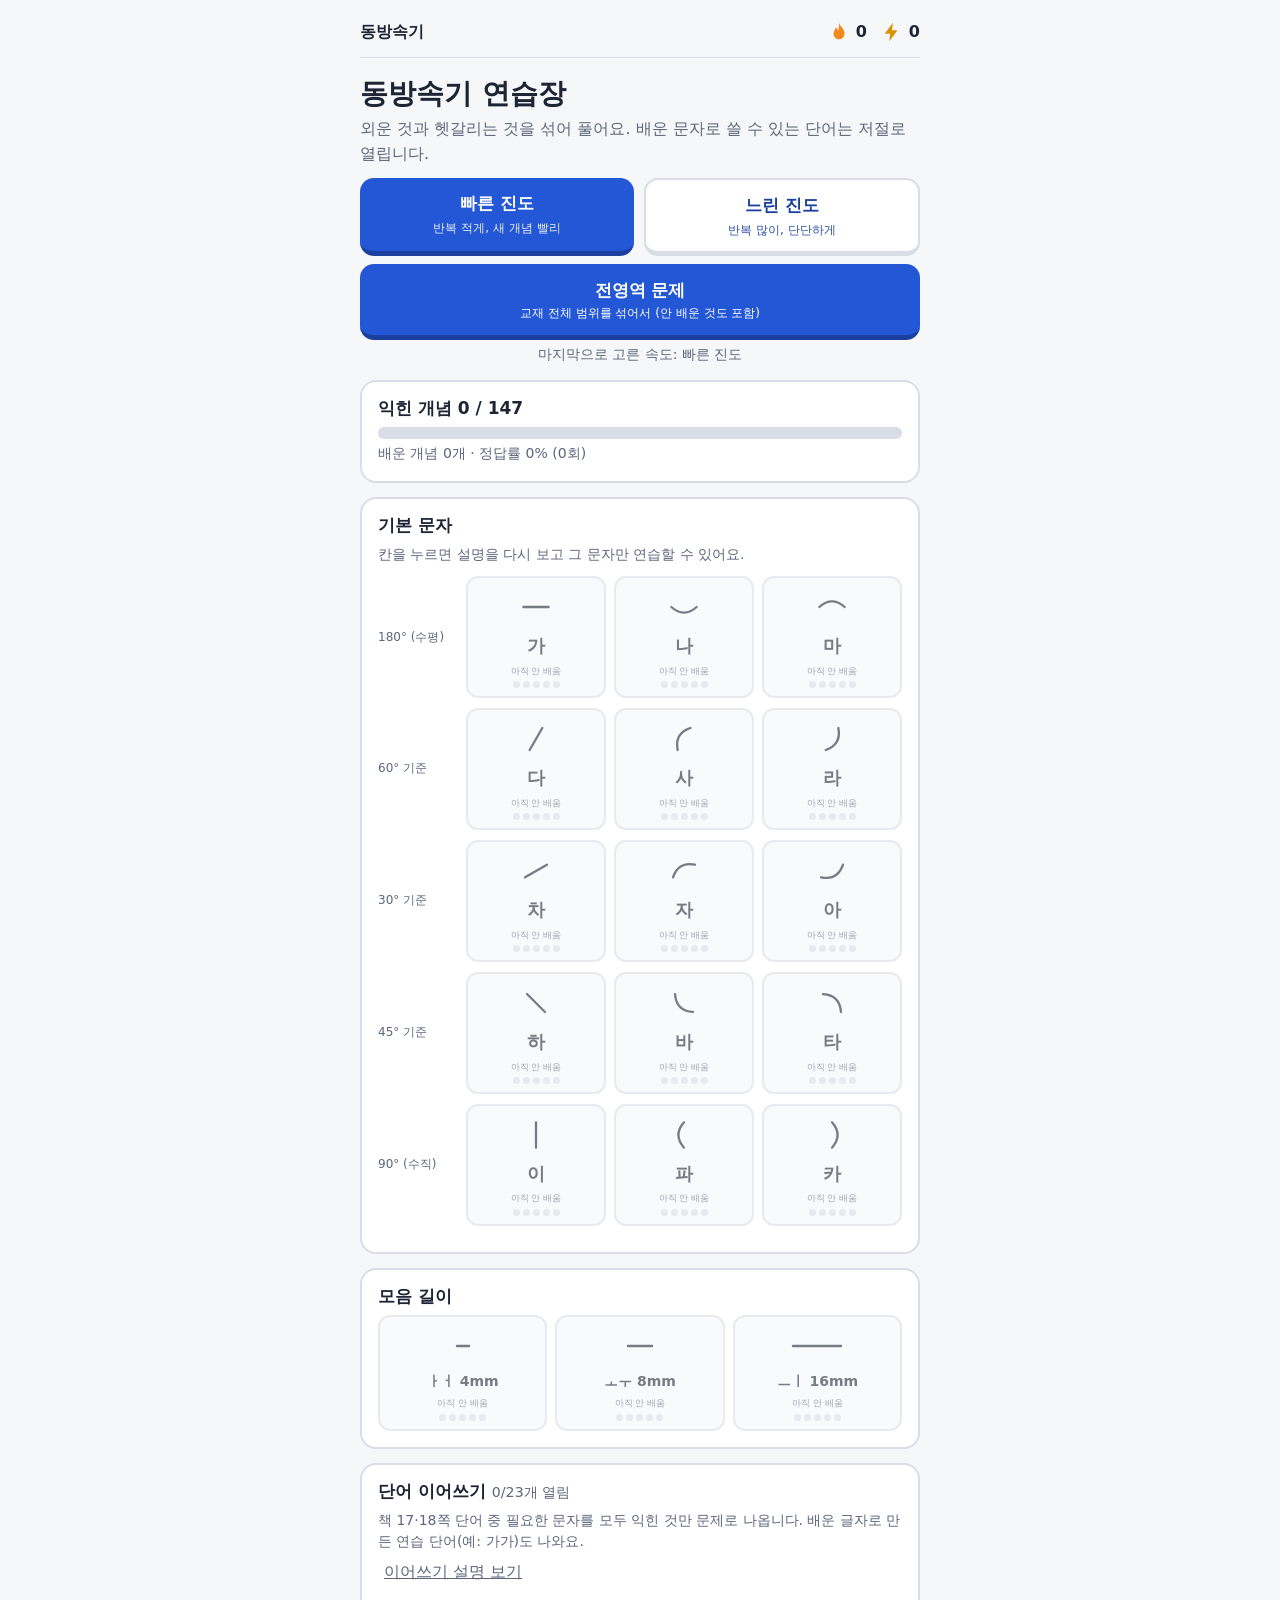
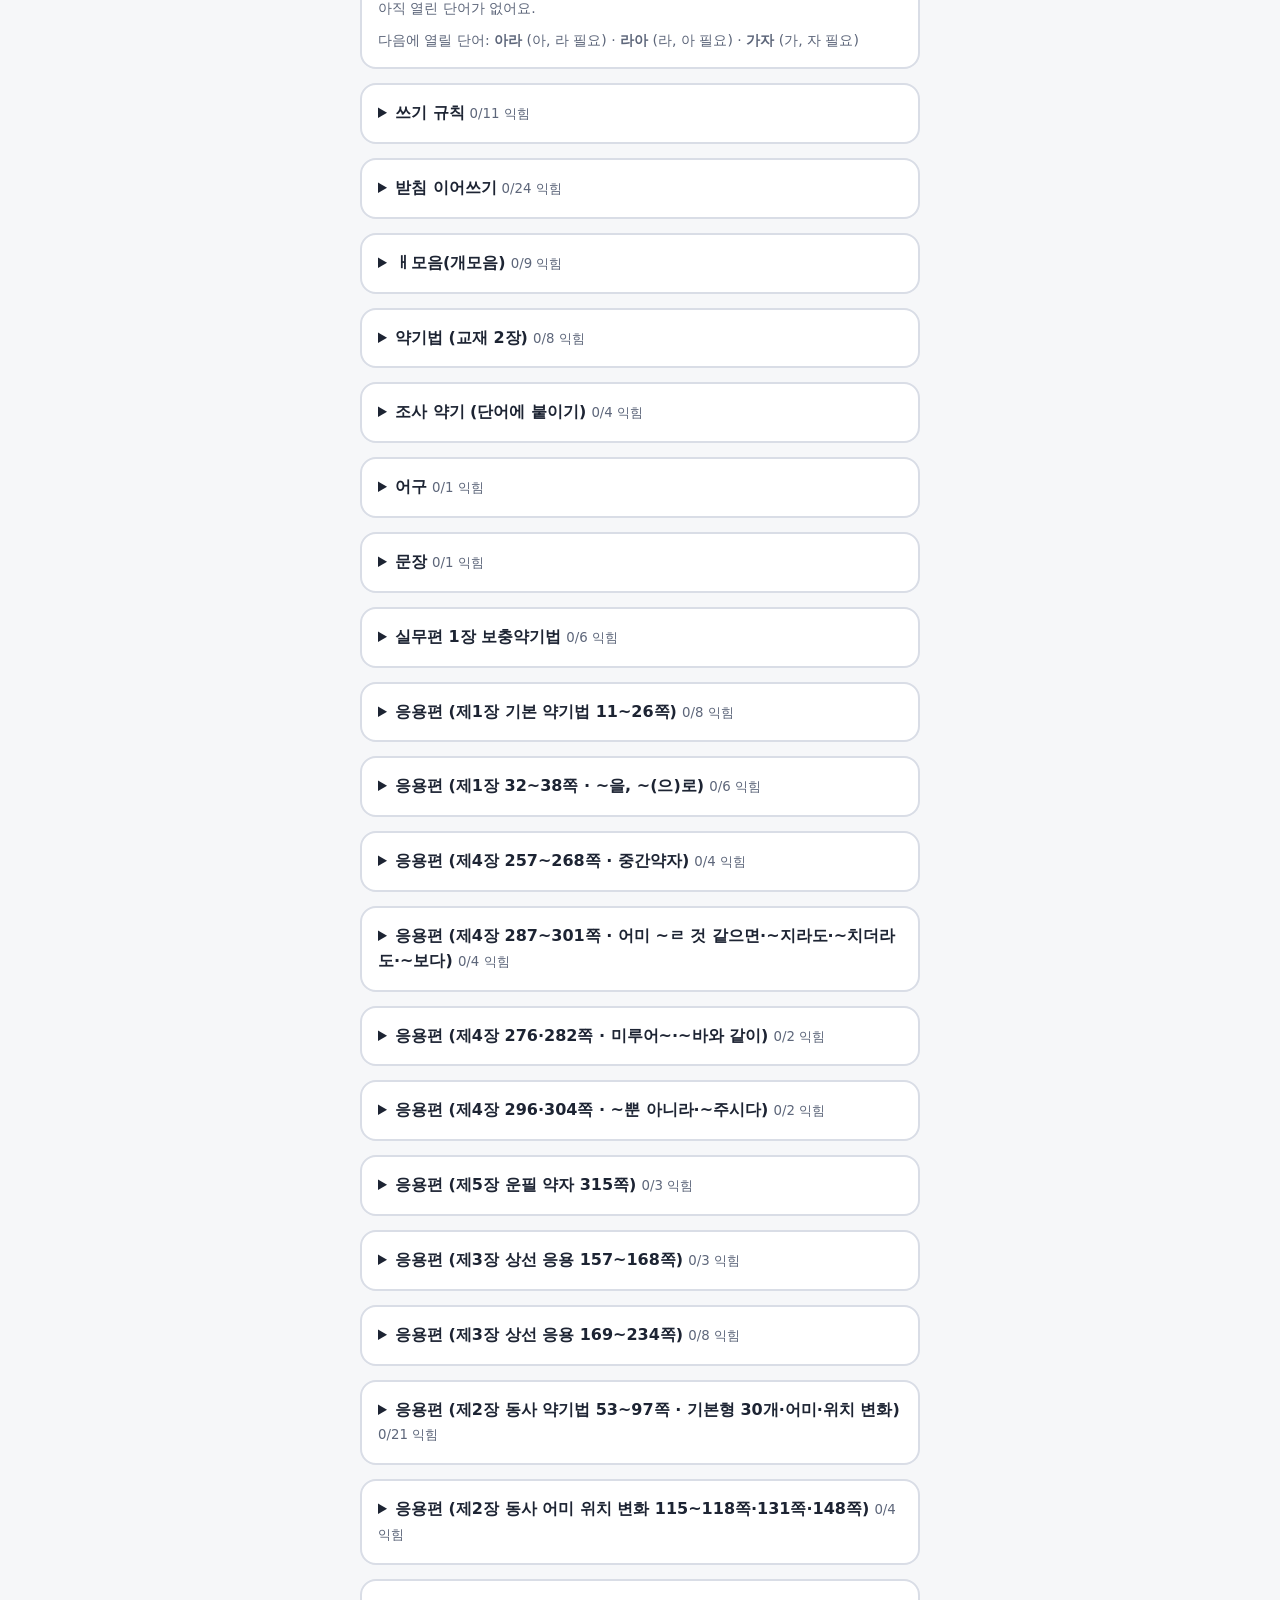
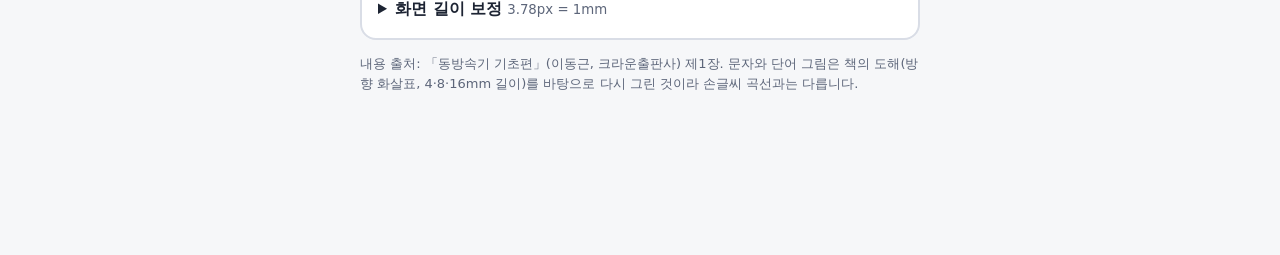
<file: index.html>
<!doctype html>
<html lang="ko">
<head>
<meta charset="utf-8">
<meta name="viewport" content="width=device-width,initial-scale=1">
<title>동방속기 연습장</title>
<meta name="claude:viewport-fit-sides" content="cover">
<link rel="stylesheet" href="src/styles.css">
</head>
<body>
<div class="wrap" id="app"></div>
<script src="src/dongbang-engine.js"></script>
<script src="src/data/book-words.js"></script>
<script src="src/data/book-words-p10-70.js"></script>
<script src="src/data/book-words-ya-batchim.js"></script>
<script src="src/data/book-words-dd.js"></script>
<script src="src/data/josa-words.js"></script>
<script src="src/data/josa-ok.js"></script>
<script src="src/words.js"></script>
<script src="src/features/batchim.js"></script>
<script src="src/features/ae-vowel.js"></script>
<script src="src/features/abbreviations.js"></script>
<script src="src/features/josa.js"></script>
<script src="src/features/phrases.js"></script>
<script src="src/features/sentences.js"></script>
<script src="src/features/glossary.js"></script>
<script src="src/features/silmu.js"></script>
<script src="src/features/applied.js"></script>
<script src="src/features/applied2.js"></script>
<script src="src/features/applied3.js"></script>
<script src="src/features/applied4.js"></script>
<script src="src/features/applied5.js"></script>
<script src="src/features/applied6.js"></script>
<script src="src/features/applied-ch5.js"></script>
<script src="src/features/applied-ch3.js"></script>
<script src="src/features/applied-ch3b.js"></script>
<script src="src/features/applied-verb.js"></script>
<script src="src/features/applied-verb-pos.js"></script>
<script src="src/concepts.js"></script>
<script src="src/app.js"></script>
</body>
</html>
</file>
<file: src/styles.css>
/* 레이아웃: 상단 상태바(연속·XP·하트) + 단원 길 + 하단 고정 피드백바. 필기구 느낌: 종이 + 먹색 + 청색 잉크 */
:root{--bg:#f6f7f9;--card:#fff;--ink:#1d2433;--mute:#5d667a;--line:#d9dde6;--accent:#2457d6;--accent-d:#1a3f9e;--good:#1f9d57;--good-bg:#dff5e8;--bad:#d6402f;--bad-bg:#fde4e0;--gold:#d99200;--stroke:#1d2433;--shadow:#c5cad6}
@media (prefers-color-scheme:dark){:root:not([data-theme="light"]){--bg:#12151c;--card:#1b2029;--ink:#e8ebf2;--mute:#9aa3b5;--line:#2c3342;--accent:#6b97ff;--accent-d:#4a74dd;--good:#46c883;--good-bg:#173626;--bad:#ff7a69;--bad-bg:#3d1f1b;--gold:#f0b429;--stroke:#e8ebf2;--shadow:#0a0c11;color-scheme:dark}}
:root[data-theme="dark"]{--bg:#12151c;--card:#1b2029;--ink:#e8ebf2;--mute:#9aa3b5;--line:#2c3342;--accent:#6b97ff;--accent-d:#4a74dd;--good:#46c883;--good-bg:#173626;--bad:#ff7a69;--bad-bg:#3d1f1b;--gold:#f0b429;--stroke:#e8ebf2;--shadow:#0a0c11;color-scheme:dark}
*{box-sizing:border-box}
body{background:var(--bg);color:var(--ink);font-family:"Noto Sans KR",system-ui,-apple-system,"Malgun Gothic",sans-serif;font-size:16px;line-height:1.55;padding-block:0 140px;padding-left:max(16px,env(safe-area-inset-left,0px));padding-right:max(16px,env(safe-area-inset-right,0px))}
.wrap{max-width:560px;margin:0 auto}
h1,h2,h3{margin:0;text-wrap:balance;line-height:1.25}
button{font:inherit;color:inherit;cursor:pointer}
button:focus-visible{outline:3px solid var(--accent);outline-offset:2px}
.top{position:sticky;top:env(safe-area-inset-top,0px);background:var(--bg);display:flex;align-items:center;gap:14px;padding:12px 0;z-index:5;border-bottom:1px solid var(--line)}
body::before{content:"";position:fixed;inset:0 0 auto;height:env(safe-area-inset-top,0px);z-index:10;background:var(--bg)}
.stat{display:flex;align-items:center;gap:6px;font-weight:700;font-variant-numeric:tabular-nums}
.stat svg{width:22px;height:22px}
.sp{flex:1}
.x{background:none;border:0;font-size:26px;color:var(--mute);line-height:1;padding:4px 8px}
.bar{flex:1;height:14px;background:var(--line);border-radius:8px;overflow:hidden}
.bar i{display:block;height:100%;background:var(--good);width:0;transition:width .3s}
.hero{padding:26px 0 8px}
.hero h1{font-size:28px}
.hero p{color:var(--mute);margin:6px 0 0}
.src{font-size:13px;color:var(--mute);margin-top:10px}
.path{display:flex;flex-direction:column;gap:14px;padding:18px 0}
.unit{display:flex;gap:14px;align-items:center;background:var(--card);border:2px solid var(--line);border-bottom-width:5px;border-radius:16px;padding:14px;text-align:left;width:100%}
.unit[disabled]{opacity:.55;cursor:not-allowed}
.unit:not([disabled]):hover{border-color:var(--accent)}
.badge{flex:none;width:58px;height:58px;border-radius:50%;background:var(--accent);color:#fff;display:grid;place-items:center;font-size:22px;font-weight:700;border-bottom:5px solid var(--accent-d)}
.unit.done .badge{background:var(--gold);border-bottom-color:#a56f00}
.unit[disabled] .badge{background:var(--mute);border-bottom-color:var(--mute)}
.unit b{display:block;font-size:17px}
.unit span{color:var(--mute);font-size:14px}
.unit .st{margin-left:auto;font-size:13px;color:var(--mute);white-space:nowrap}
.card{background:var(--card);border:2px solid var(--line);border-radius:16px;padding:16px;margin:14px 0}
.card h3{font-size:17px;margin-bottom:8px}
.ref{display:grid;grid-template-columns:repeat(3,1fr);gap:8px}
.ref div{border:1px solid var(--line);border-radius:12px;text-align:center;padding:8px 4px;background:var(--bg)}
.ref small{display:block;color:var(--mute);font-size:12px}
.ref svg{width:56px;height:56px}
/* 문제 */
.q h2{font-size:22px;margin:22px 0 14px}
.prompt{display:grid;place-items:center;border:2px solid var(--line);border-radius:16px;background:var(--card);padding:18px;margin-bottom:16px;min-height:150px}
.prompt svg{width:120px;height:120px}
.prompt .big{font-size:64px;font-weight:700;line-height:1}
.prompt .txt{font-size:20px;text-align:center}
.opts{display:grid;grid-template-columns:1fr 1fr;gap:12px}
.opt{background:var(--card);border:2px solid var(--line);border-bottom-width:5px;border-radius:14px;padding:12px 8px;min-height:84px;display:grid;place-items:center;text-align:center;font-size:17px;font-weight:600;min-width:0}
.opt svg{width:64px;height:64px}
.opt .big{font-size:34px}
.opt.sel{border-color:var(--accent);background:color-mix(in srgb,var(--accent) 12%,var(--card))}
.opt.right{border-color:var(--good);background:var(--good-bg)}
.opt.wrong{border-color:var(--bad);background:var(--bad-bg)}
.opts.one{grid-template-columns:1fr}
.opts.one .opt{min-height:60px;text-align:left;justify-items:start;padding:12px 16px;font-weight:500}
.opt[disabled]{cursor:default}
.fb{position:fixed;left:0;right:0;bottom:0;padding:14px max(16px,env(safe-area-inset-left,0px)) calc(14px + env(safe-area-inset-bottom,0px));background:var(--card);border-top:2px solid var(--line)}
.fb.good{background:var(--good-bg);border-color:var(--good)}
.fb.bad{background:var(--bad-bg);border-color:var(--bad)}
.fb .in{max-width:560px;margin:0 auto;display:flex;flex-direction:column;gap:10px}
.fb .msg{font-weight:700;font-size:17px}
.fb.good .msg{color:var(--good)}.fb.bad .msg{color:var(--bad)}
.fb .why{font-size:14px;color:var(--ink);font-weight:400;margin-top:2px}
.go{background:var(--accent);color:#fff;border:0;border-bottom:5px solid var(--accent-d);border-radius:14px;padding:13px;font-weight:700;font-size:17px;width:100%}
.go[disabled]{background:var(--line);color:var(--mute);border-bottom-color:var(--line);cursor:default}
.fb.good .go{background:var(--good);border-bottom-color:#157040}
.fb.bad .go{background:var(--bad);border-bottom-color:#a02a1d}
.end{text-align:center;padding:40px 0}
.end h2{font-size:30px}
.tiles{display:flex;gap:12px;justify-content:center;margin:22px 0;flex-wrap:wrap}
.tile{border:2px solid var(--line);border-radius:14px;padding:10px 18px;background:var(--card);min-width:110px}
.tile b{display:block;font-size:24px;font-variant-numeric:tabular-nums}
.tile span{font-size:13px;color:var(--mute)}
.link{background:none;border:0;color:var(--mute);text-decoration:underline;margin-top:10px}
.hero{padding:18px 0 12px}
.sub{color:var(--mute);font-size:14px;margin:4px 0 0}
.card small{color:var(--mute);font-weight:400}
.grow{display:flex;align-items:center;gap:10px;margin:10px 0}
.gl{flex:none;width:78px;font-size:12px;color:var(--mute)}
.tg{display:grid;grid-template-columns:repeat(3,1fr);gap:8px;flex:1;min-width:0}
.tl{background:var(--bg);border:2px solid var(--line);border-radius:12px;padding:6px 2px 8px;display:flex;flex-direction:column;align-items:center;gap:2px;min-width:0}
.tl.ok{border-color:var(--good)}.tl.wk{border-color:var(--gold)}.tl.new{opacity:.6}
.tl .gi{display:block;width:46px;height:46px}.tl .gi svg{width:100%;height:100%}
.tl b{font-size:18px}.tl .nm{min-height:14px;font-size:11px}
.dots{display:flex;gap:3px;justify-content:center}
.dots i{width:7px;height:7px;border-radius:50%;background:var(--line)}
.dots i.on{background:var(--accent)}
.chips{display:flex;flex-wrap:wrap;gap:6px;margin-top:8px}
.chip{border:1px solid var(--line);background:var(--bg);border-radius:999px;padding:3px 12px;font-size:15px}
.chip.mute{color:var(--mute)}
.rr{width:100%;background:none;border:0;border-top:1px solid var(--line);text-align:left;display:flex;justify-content:space-between;align-items:center;gap:8px;padding:6px 0;border-top:1px solid var(--line);font-size:14px}
details summary{cursor:pointer}
.introtx{background:var(--card);border:2px solid var(--line);border-radius:14px;padding:14px;line-height:1.7}
@media (prefers-reduced-motion:reduce){*{transition:none!important}}
.lennote{font-size:13px;font-weight:500;color:var(--mute);white-space:nowrap}
.lenref{margin:-4px 0 14px;padding:8px 12px;border:1px dashed var(--line);border-radius:12px;font-size:13px;color:var(--mute)}
.lenref .lr{display:flex;align-items:center;gap:10px;margin-top:4px}
.lenref .lr i{display:block;height:3px;border-radius:2px;background:var(--stroke);opacity:.55}
.lenref .lr.on i{opacity:1}.lenref .lr.on span{color:var(--ink);font-weight:700}
.go.big{padding:18px;font-size:19px}
.opt{min-height:72px}
/* 한 화면에 맞추기(fitQuestion): 그림 크기는 그대로 두고 여백·글자만 줄인다 */
#app.compact .q h2{font-size:19px;margin:12px 0 8px}
#app.compact .prompt{min-height:0;padding:10px;margin-bottom:10px}
#app.compact .prompt .big{font-size:46px}
#app.compact .opts{gap:8px}
#app.compact .opt{min-height:56px;padding:6px 4px}
#app.compact .lenref{padding:6px 10px;margin:-2px 0 8px;display:flex;flex-wrap:wrap;align-items:center;gap:2px 14px}
#app.compact .lenref small{flex-basis:100%}
#app.compact .lenref .lr{margin-top:2px}
#app.tight .q h2{font-size:17px;margin:8px 0 6px}
#app.tight .prompt{padding:6px;margin-bottom:6px}
#app.tight .prompt .big{font-size:38px}
#app.tight .opts{gap:6px}
#app.tight .opt{min-height:48px;padding:4px 4px}
#app.tight .top{padding:6px 0}
.gloss{margin-top:10px;background:var(--card);border:2px solid var(--line);border-radius:14px;padding:8px 12px;font-size:14px;line-height:1.6;text-align:left}.gloss summary{cursor:pointer;font-weight:700}.gloss .gli{margin-top:8px}
.gloss{align-self:stretch;width:100%;box-sizing:border-box}
.paces{display:flex;gap:10px;margin-bottom:8px}
.paces .go{display:flex;flex-direction:column;align-items:center;gap:2px;padding:12px 6px}
.paces .go small{font-size:12px;font-weight:500;opacity:.9}
.paces .go.alt{background:var(--card);color:var(--accent-d);border:2px solid var(--line);border-bottom-width:5px}
</file>
